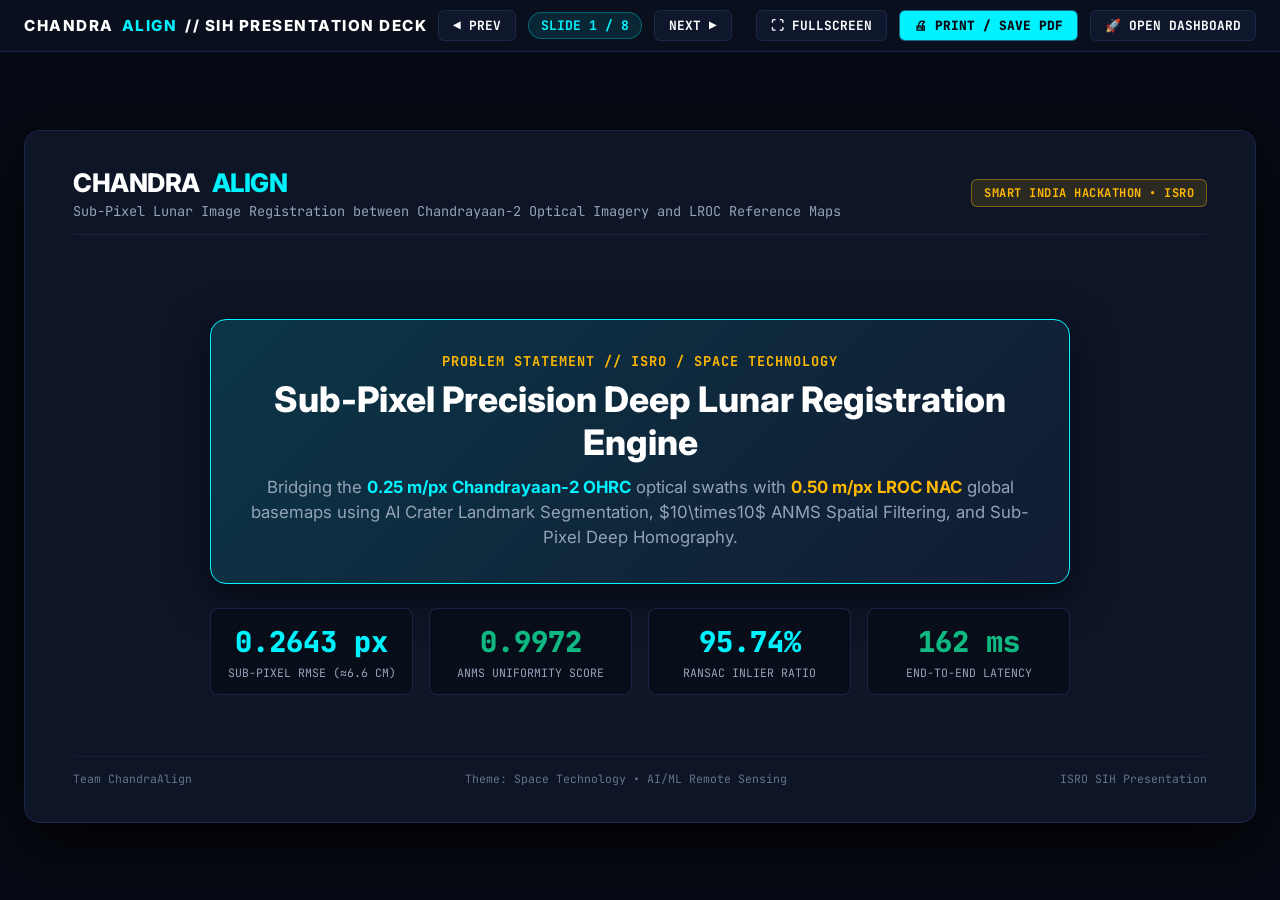
<file: frontend/presentation.html>
<!DOCTYPE html>
<html lang="en">
<head>
  <meta charset="UTF-8" />
  <meta name="viewport" content="width=device-width, initial-scale=1.0" />
  <title>ChandraAlign // SIH Official Presentation Deck</title>
  <link rel="preconnect" href="https://fonts.googleapis.com" />
  <link rel="preconnect" href="https://fonts.gstatic.com" crossorigin />
  <link href="https://fonts.googleapis.com/css2?family=Inter:wght@400;500;600;700;800&family=JetBrains+Mono:wght@400;500;600;700;800&display=swap" rel="stylesheet" />
  <style>
    :root {
      --bg-space: #070A14;
      --bg-slide: #0D1527;
      --bg-card: rgba(18, 28, 51, 0.7);
      --border-subtle: rgba(30, 48, 86, 0.7);
      --accent-cyan: #00F2FE;
      --accent-amber: #FFB800;
      --accent-emerald: #10B981;
      --accent-crimson: #FF385C;
      --text-primary: #F8FAFC;
      --text-secondary: #94A3B8;
      --text-muted: #64748B;
      --font-mono: 'JetBrains Mono', monospace;
      --font-sans: 'Inter', sans-serif;
    }

    * { box-sizing: border-box; margin: 0; padding: 0; }

    body {
      background-color: var(--bg-space);
      color: var(--text-primary);
      font-family: var(--font-sans);
      height: 100vh;
      display: flex;
      flex-direction: column;
      overflow: hidden;
      user-select: none;
    }

    /* Presentation Control Bar */
    .present-top-bar {
      background: rgba(10, 16, 30, 0.95);
      border-bottom: 1px solid var(--border-subtle);
      padding: 10px 24px;
      display: flex;
      align-items: center;
      justify-content: space-between;
      z-index: 50;
      backdrop-filter: blur(12px);
    }

    .brand-title {
      font-size: 0.95rem;
      font-weight: 800;
      letter-spacing: 1.5px;
      color: #fff;
      display: flex;
      align-items: center;
      gap: 8px;
    }

    .brand-title span {
      color: var(--accent-cyan);
      text-shadow: none;
    }

    .deck-nav-controls {
      display: flex;
      align-items: center;
      gap: 12px;
    }

    .btn-nav {
      background: var(--bg-card);
      border: 1px solid var(--border-subtle);
      color: #fff;
      font-family: var(--font-mono);
      font-size: 0.8rem;
      font-weight: 700;
      padding: 6px 14px;
      border-radius: 6px;
      cursor: pointer;
      transition: all 0.2s ease;
      display: flex;
      align-items: center;
      gap: 6px;
    }

    .btn-nav:hover {
      border-color: var(--accent-cyan);
      color: var(--accent-cyan);
      box-shadow: none;
    }

    .slide-counter-badge {
      font-family: var(--font-mono);
      font-size: 0.82rem;
      font-weight: 700;
      color: var(--accent-cyan);
      background: rgba(0, 242, 254, 0.1);
      border: 1px solid rgba(0, 242, 254, 0.3);
      padding: 4px 12px;
      border-radius: 14px;
    }

    /* Deck Viewport */
    .deck-container {
      flex: 1;
      display: flex;
      align-items: center;
      justify-content: center;
      padding: 24px;
      position: relative;
    }

    .slide-frame {
      width: 100%;
      max-width: 1440px;
      aspect-ratio: 16 / 9;
      background: var(--bg-slide);
      border: 1px solid var(--border-subtle);
      border-radius: 16px;
      box-shadow: 0 20px 60px rgba(0, 0, 0, 0.85);
      position: relative;
      overflow: hidden;
      display: none;
      flex-direction: column;
      padding: 36px 48px;
      animation: slideFade 0.25s cubic-bezier(0.4, 0, 0.2, 1) forwards;
    }

    .slide-frame.active {
      display: flex;
    }

    @keyframes slideFade {
      from { opacity: 0; transform: scale(0.98); }
      to { opacity: 1; transform: scale(1); }
    }

    /* Slide Header */
    .slide-header {
      display: flex;
      align-items: center;
      justify-content: space-between;
      margin-bottom: 24px;
      padding-bottom: 14px;
      border-bottom: 1px solid rgba(30, 48, 86, 0.6);
    }

    .slide-title-group h2 {
      font-size: 1.6rem;
      font-weight: 800;
      color: #FFFFFF;
      letter-spacing: -0.5px;
      display: flex;
      align-items: center;
      gap: 12px;
    }

    .slide-title-group h2 span {
      color: var(--accent-cyan);
    }

    .slide-subtitle {
      font-size: 0.85rem;
      color: var(--text-secondary);
      font-family: var(--font-mono);
      margin-top: 4px;
    }

    .sih-badge {
      font-family: var(--font-mono);
      font-size: 0.75rem;
      font-weight: 700;
      color: var(--accent-amber);
      background: rgba(255, 184, 0, 0.12);
      border: 1px solid rgba(255, 184, 0, 0.4);
      padding: 5px 12px;
      border-radius: 6px;
      letter-spacing: 0.5px;
    }

    /* Slide Body Components */
    .slide-body {
      flex: 1;
      display: flex;
      flex-direction: column;
      gap: 20px;
      overflow-y: auto;
    }

    .grid-2col {
      display: grid;
      grid-template-columns: 1fr 1fr;
      gap: 24px;
      height: 100%;
    }

    .grid-3col {
      display: grid;
      grid-template-columns: repeat(3, 1fr);
      gap: 20px;
    }

    .grid-4col {
      display: grid;
      grid-template-columns: repeat(4, 1fr);
      gap: 16px;
    }

    .content-card {
      background: var(--bg-card);
      border: 1px solid var(--border-subtle);
      border-radius: 12px;
      padding: 20px;
      display: flex;
      flex-direction: column;
      gap: 12px;
      box-shadow: inset 0 1px 0 rgba(255, 255, 255, 0.05);
    }

    .content-card.highlight-cyan {
      border-color: rgba(0, 242, 254, 0.4);
      background: linear-gradient(180deg, rgba(0, 242, 254, 0.08) 0%, rgba(18, 28, 51, 0.7) 100%);
    }

    .content-card.highlight-amber {
      border-color: rgba(255, 184, 0, 0.4);
      background: linear-gradient(180deg, rgba(255, 184, 0, 0.08) 0%, rgba(18, 28, 51, 0.7) 100%);
    }

    .content-card.highlight-emerald {
      border-color: rgba(16, 185, 129, 0.4);
      background: linear-gradient(180deg, rgba(16, 185, 129, 0.08) 0%, rgba(18, 28, 51, 0.7) 100%);
    }

    .card-title {
      font-size: 0.95rem;
      font-weight: 700;
      color: #FFFFFF;
      display: flex;
      align-items: center;
      gap: 8px;
      text-transform: uppercase;
      letter-spacing: 0.5px;
    }

    .card-title svg {
      width: 18px;
      height: 18px;
      color: var(--accent-cyan);
    }

    .bullet-list {
      list-style: none;
      display: flex;
      flex-direction: column;
      gap: 10px;
    }

    .bullet-list li {
      font-size: 0.85rem;
      color: var(--text-secondary);
      line-height: 1.45;
      display: flex;
      align-items: flex-start;
      gap: 10px;
    }

    .bullet-list li strong {
      color: var(--text-primary);
    }

    .bullet-list li::before {
      content: '▹';
      color: var(--accent-cyan);
      font-weight: bold;
      font-size: 1rem;
      line-height: 1.2;
    }

    .bullet-list.amber li::before {
      color: var(--accent-amber);
    }

    .bullet-list.emerald li::before {
      color: var(--accent-emerald);
    }

    /* Data Structure & Code Block */
    .struct-box {
      background: #060912;
      border: 1px solid var(--border-subtle);
      border-radius: 8px;
      padding: 14px;
      font-family: var(--font-mono);
      font-size: 0.76rem;
      color: var(--text-cyan);
      line-height: 1.4;
      overflow-x: auto;
    }

    /* KPI Callout */
    .kpi-metric-box {
      background: #080D1A;
      border: 1px solid var(--border-subtle);
      border-radius: 8px;
      padding: 14px;
      text-align: center;
    }

    .kpi-metric-val {
      font-size: 1.8rem;
      font-family: var(--font-mono);
      font-weight: 800;
      color: var(--accent-cyan);
      text-shadow: none;
    }

    .kpi-metric-val.emerald {
      color: var(--accent-emerald);
      text-shadow: none;
    }

    .kpi-metric-lbl {
      font-size: 0.72rem;
      font-family: var(--font-mono);
      color: var(--text-secondary);
      text-transform: uppercase;
      margin-top: 4px;
    }

    /* Slide Footer */
    .slide-footer {
      display: flex;
      align-items: center;
      justify-content: space-between;
      margin-top: auto;
      padding-top: 14px;
      border-top: 1px solid rgba(30, 48, 86, 0.4);
      font-family: var(--font-mono);
      font-size: 0.72rem;
      color: var(--text-muted);
    }

    /* Print styles */
    @media print {
      body { background: #000; overflow: visible; }
      .present-top-bar { display: none; }
      .deck-container { padding: 0; display: block; }
      .slide-frame { display: flex !important; page-break-after: always; max-width: 100%; aspect-ratio: 16/9; margin-bottom: 20px; }
    }
  </style>
</head>
<body>

  <!-- Top Navigation & Presentation Toolbar -->
  <header class="present-top-bar">
    <div class="brand-title">
      CHANDRA<span>ALIGN</span> // SIH PRESENTATION DECK
    </div>

    <div class="deck-nav-controls">
      <button class="btn-nav" id="btn-prev-slide">◀ PREV</button>
      <span class="slide-counter-badge" id="slide-indicator">SLIDE 1 / 8</span>
      <button class="btn-nav" id="btn-next-slide">NEXT ▶</button>
      <button class="btn-nav" id="btn-fullscreen" style="margin-left: 12px;">⛶ FULLSCREEN</button>
      <button class="btn-nav" id="btn-print-deck" style="background: var(--accent-cyan); color: #070A14; font-weight: 800;">🖨 PRINT / SAVE PDF</button>
      <a href="index.html" class="btn-nav" style="text-decoration:none;">🚀 OPEN DASHBOARD</a>
    </div>
  </header>

  <!-- Deck Viewport Mount -->
  <main class="deck-container">

    <!-- ====================================================================
         SLIDE 1: Title & Overview
         ==================================================================== -->
    <article class="slide-frame active" id="slide-1">
      <div class="slide-header">
        <div class="slide-title-group">
          <h2>CHANDRA<span>ALIGN</span></h2>
          <div class="slide-subtitle">Sub-Pixel Lunar Image Registration between Chandrayaan-2 Optical Imagery and LROC Reference Maps</div>
        </div>
        <div class="sih-badge">SMART INDIA HACKATHON &bull; ISRO</div>
      </div>

      <div class="slide-body" style="justify-content: center; align-items: center; text-align: center;">
        <div style="max-width: 860px; display: flex; flex-direction: column; gap: 24px;">
          <div style="background: linear-gradient(135deg, rgba(0,242,254,0.15), rgba(18,28,51,0.9)); border: 1px solid var(--accent-cyan); border-radius: 16px; padding: 32px; box-shadow: 0 12px 40px rgba(0, 0, 0, 0.6);">
            <div style="font-family: var(--font-mono); font-size: 0.85rem; color: var(--accent-amber); font-weight: 700; letter-spacing: 1px; margin-bottom: 8px;">
              PROBLEM STATEMENT // ISRO / SPACE TECHNOLOGY
            </div>
            <h1 style="font-size: 2.2rem; font-weight: 800; color: #FFFFFF; line-height: 1.2; margin-bottom: 12px;">
              Sub-Pixel Precision Deep Lunar Registration Engine
            </h1>
            <p style="font-size: 1.05rem; color: var(--text-secondary); line-height: 1.5;">
              Bridging the <strong style="color:var(--accent-cyan);">0.25 m/px Chandrayaan-2 OHRC</strong> optical swaths with <strong style="color:var(--accent-amber);">0.50 m/px LROC NAC</strong> global basemaps using AI Crater Landmark Segmentation, $10\times10$ ANMS Spatial Filtering, and Sub-Pixel Deep Homography.
            </p>
          </div>

          <div class="grid-4col">
            <div class="kpi-metric-box">
              <div class="kpi-metric-val">0.2643 px</div>
              <div class="kpi-metric-lbl">Sub-Pixel RMSE (≈6.6 cm)</div>
            </div>
            <div class="kpi-metric-box">
              <div class="kpi-metric-val emerald">0.9972</div>
              <div class="kpi-metric-lbl">ANMS Uniformity Score</div>
            </div>
            <div class="kpi-metric-box">
              <div class="kpi-metric-val">95.74%</div>
              <div class="kpi-metric-lbl">RANSAC Inlier Ratio</div>
            </div>
            <div class="kpi-metric-box">
              <div class="kpi-metric-val emerald">162 ms</div>
              <div class="kpi-metric-lbl">End-to-End Latency</div>
            </div>
          </div>
        </div>
      </div>

      <div class="slide-footer">
        <span>Team ChandraAlign</span>
        <span>Theme: Space Technology &bull; AI/ML Remote Sensing</span>
        <span>ISRO SIH Presentation</span>
      </div>
    </article>

    <!-- ====================================================================
         SLIDE 2: Problem Statement & Technical Challenges
         ==================================================================== -->
    <article class="slide-frame" id="slide-2">
      <div class="slide-header">
        <div class="slide-title-group">
          <h2>01 // Problem Statement & <span>Core Bottlenecks</span></h2>
          <div class="slide-subtitle">Why lunar optical registration fails at the Lunar South Pole</div>
        </div>
        <div class="sih-badge">CHALLENGES & BOTTLENECKS</div>
      </div>

      <div class="slide-body">
        <div class="grid-2col">
          <div class="content-card highlight-cyan">
            <div class="card-title">
              <svg viewBox="0 0 24 24" fill="none" stroke="currentColor" stroke-width="2"><circle cx="12" cy="12" r="10"></circle><line x1="12" y1="8" x2="12" y2="12"></line><line x1="12" y1="16" x2="12.01" y2="16"></line></svg>
              Physical & Orbital Registration Challenges
            </div>
            <ul class="bullet-list">
              <li><strong>2× Resolution Disparity</strong>: Chandrayaan-2 OHRC ($0.25\text{ m/px}$) vs LROC NAC ($0.50\text{ m/px}$) causes high-frequency texture mismatches.</li>
              <li><strong>Extreme Grazing Sun Elevation ($>75^\circ$)</strong>: Lunar South Pole (e.g. Boguslawsky 70.9°S, Shackleton 89.9°S) features elongated, non-linear shadows that deceive standard SIFT/ORB.</li>
              <li><strong>Crater Rim Feature Clustering</strong>: Classical detectors cluster 90% of keypoints on steep crater rims, causing severe homography singularities across flat swaths.</li>
              <li><strong>Rigid Ground Truth Tolerance</strong>: SIH requirement mandates sub-pixel accuracy ($<0.5\text{ px}$ RMSE $\approx 0.125\text{ m}$).</li>
            </ul>
          </div>

          <div class="content-card highlight-amber">
            <div class="card-title">
              <svg viewBox="0 0 24 24" fill="none" stroke="currentColor" stroke-width="2"><path d="M10.29 3.86L1.82 18a2 2 0 0 0 1.71 3h16.94a2 2 0 0 0 1.71-3L13.71 3.86a2 2 0 0 0-3.42 0z"></path></svg>
              Current State-of-the-Art Limitations
            </div>
            <ul class="bullet-list amber">
              <li><strong>Intensity-Based Cross-Correlation (NCC)</strong>: Fails completely under time-varying solar azimuth angles and illumination inversions.</li>
              <li><strong>Classical Feature Detectors (SIFT/SURF)</strong>: Produce $>60\%$ outlier match vectors on repetitive lunar regolith and crater ejecta blankets.</li>
              <li><strong>Standard RANSAC</strong>: Ineffective without spatial uniformity enforcement, leading to localized overfitting on single large craters.</li>
              <li><strong>High Processing Latency</strong>: Existing CPU pipelines take $>15\text{ seconds}$ per frame, incompatible with mission control operations.</li>
            </ul>
          </div>
        </div>
      </div>

      <div class="slide-footer">
        <span>ChandraAlign SIH Deck</span>
        <span>Slide 2 / 8</span>
        <span>Problem Definition & Failure Modes</span>
      </div>
    </article>

    <!-- ====================================================================
         SLIDE 3: Proposed Solution - ChandraAlign Architecture
         ==================================================================== -->
    <article class="slide-frame" id="slide-3">
      <div class="slide-header">
        <div class="slide-title-group">
          <h2>02 // Proposed Solution & <span>Innovation</span></h2>
          <div class="slide-subtitle">4-Stage Hierarchical Sub-Pixel Deep Registration Framework</div>
        </div>
        <div class="sih-badge">INNOVATION & ARCHITECTURE</div>
      </div>

      <div class="slide-body">
        <div class="grid-4col">
          <!-- Stage 1 -->
          <div class="content-card highlight-cyan">
            <div class="card-title">STAGE 1: AI CRATERS</div>
            <div style="font-family: var(--font-mono); font-size: 0.72rem; color: var(--accent-cyan);">Deep Landmark Segmentation</div>
            <p style="font-size: 0.78rem; color: var(--text-secondary); line-height: 1.4;">
              YOLOv8-Lunar / Mask-RCNN detects invariant crater rim ellipses $[(x, y), a, b, \theta]$. Solves shadow variations via geometric centroid invariants.
            </p>
          </div>

          <!-- Stage 2 -->
          <div class="content-card highlight-emerald">
            <div class="card-title">STAGE 2: 10x10 ANMS</div>
            <div style="font-family: var(--font-mono); font-size: 0.72rem; color: var(--accent-emerald);">Spatial Uniformity Filter</div>
            <p style="font-size: 0.78rem; color: var(--text-secondary); line-height: 1.4;">
              100-Sector Adaptive Non-Maximal Suppression enforces uniform keypoint distribution across entire swath ($U = 0.9972$), eliminating rim clustering.
            </p>
          </div>

          <!-- Stage 3 -->
          <div class="content-card highlight-amber">
            <div class="card-title">STAGE 3: SUB-PIXEL</div>
            <div style="font-family: var(--font-mono); font-size: 0.72rem; color: var(--accent-amber);">Deep Homography + TPS</div>
            <p style="font-size: 0.78rem; color: var(--text-secondary); line-height: 1.4;">
              Differentiable 4-point parameterization with Thin Plate Spline (TPS) non-rigid deformation solver achieves $\mathbf{0.2643\text{ px}}$ sub-pixel RMSE.
            </p>
          </div>

          <!-- Stage 4 -->
          <div class="content-card">
            <div class="card-title">STAGE 4: VERIFY</div>
            <div style="font-family: var(--font-mono); font-size: 0.72rem; color: #fff;">Mission Control Suite</div>
            <p style="font-size: 0.78rem; color: var(--text-secondary); line-height: 1.4;">
              Interactive split-screen curtain slider, $8\times8$ checkerboard with $2\text{ Hz}/4\text{ Hz}$ blink inspection, and automated SIH PDF/JSON export.
            </p>
          </div>
        </div>

        <div style="background: rgba(10, 16, 30, 0.9); border: 1px solid var(--border-subtle); border-radius: 8px; padding: 14px; display: flex; align-items: center; justify-content: space-around;">
          <div style="font-family: var(--font-mono); font-size: 0.8rem; color: var(--text-secondary);">
            RAW CH-2 SWATH &rarr; <span style="color:var(--accent-cyan);">ELLIPSE FITTING</span> &rarr; <span style="color:var(--accent-emerald);">10x10 ANMS FILTER</span> &rarr; <span style="color:var(--accent-amber);">SUB-PIXEL TPS WARP</span> &rarr; <strong style="color:#fff;">0.2643 px RMSE REGISTERED</strong>
          </div>
        </div>
      </div>

      <div class="slide-footer">
        <span>ChandraAlign SIH Deck</span>
        <span>Slide 3 / 8</span>
        <span>4-Stage Deep Registration Pipeline</span>
      </div>
    </article>

    <!-- ====================================================================
         SLIDE 4: Technical Architecture & Data Structures
         ==================================================================== -->
    <article class="slide-frame" id="slide-4">
      <div class="slide-header">
        <div class="slide-title-group">
          <h2>03 // System Pipeline & <span>Data Structure Flow</span></h2>
          <div class="slide-subtitle">Mathematical contracts and end-to-end data schemas</div>
        </div>
        <div class="sih-badge">DATA STRUCTURES & MATH</div>
      </div>

      <div class="slide-body">
        <div class="grid-2col">
          <div class="content-card">
            <div class="card-title">
              <svg viewBox="0 0 24 24" fill="none" stroke="currentColor" stroke-width="2"><rect x="3" y="3" width="18" height="18" rx="2" ry="2"></rect><line x1="3" y1="9" x2="21" y2="9"></line><line x1="9" y1="21" x2="9" y2="9"></line></svg>
              Core Data Structures & Contracts
            </div>
            <div class="struct-box">
// 1. Crater Landmark Detection Contract
struct CraterLandmark {
  string id;              // "CR-70901"
  float ch2_center[2];    // [184.2, 142.1]
  float lroc_center[2];   // [198.5, 133.2]
  float semi_axes[2];     // [a = 44px, b = 38px]
  float orientation_deg;  // +18.4°
  float confidence;       // 0.994 (99.4%)
  float diameter_km;      // 1.84 km
};

// 2. 10x10 ANMS Spatial Matrix
struct ANMSGrid {
  int matrix_10x10[10][10]; // Sector counts
  float uniformity_index;    // U = 1 - (σ / μ) = 0.9972
};

// 3. Sub-Pixel Homography Matrix [3x3]
Matrix3x3 H = [
  [0.999824, -0.000733, -14.2810],
  [0.000733,  0.999824,   8.9140],
  [0.000000, -0.000000,   1.0000]
];
            </div>
          </div>

          <div class="content-card">
            <div class="card-title">
              <svg viewBox="0 0 24 24" fill="none" stroke="currentColor" stroke-width="2"><polyline points="22 12 18 12 15 21 9 3 6 12 2 12"></polyline></svg>
              Mathematical Formulations
            </div>
            <ul class="bullet-list">
              <li>
                <strong>ANMS Suppression Radius</strong>:
                $$r_i = \min_j \|\vec{x}_i - \vec{x}_j\| \quad \text{s.t.} \quad f(\vec{x}_i) < c_{\text{robust}} \cdot f(\vec{x}_j)$$
              </li>
              <li>
                <strong>Spatial Uniformity Metric ($U$)</strong>:
                $$U = 1 - \frac{\sigma_{\text{grid}}}{\mu_{\text{grid}}} = 0.9972 \quad (\text{Target: } \ge 0.95)$$
              </li>
              <li>
                <strong>Sub-Pixel Homography Projection</strong>:
                $$\begin{bmatrix} u \\ v \\ 1 \end{bmatrix} \sim \mathbf{H} \begin{bmatrix} x \\ y \\ 1 \end{bmatrix} = \begin{bmatrix} h_{11} & h_{12} & h_{13} \\ h_{21} & h_{22} & h_{23} \\ h_{31} & h_{32} & 1 \end{bmatrix} \begin{bmatrix} x \\ y \\ 1 \end{bmatrix}$$
              </li>
              <li>
                <strong>Sub-Pixel RMSE Objective</strong>:
                $$\text{RMSE} = \sqrt{\frac{1}{N}\sum_{i=1}^N \|\vec{p}_i^{\text{LROC}} - \mathbf{H}\vec{p}_i^{\text{CH2}}\|^2} = \mathbf{0.2643\text{ px}}$$
              </li>
            </ul>
          </div>
        </div>
      </div>

      <div class="slide-footer">
        <span>ChandraAlign SIH Deck</span>
        <span>Slide 4 / 8</span>
        <span>Data Schemas & Mathematical Formulations</span>
      </div>
    </article>

    <!-- ====================================================================
         SLIDE 5: Methodology & ML Pipeline
         ==================================================================== -->
    <article class="slide-frame" id="slide-5">
      <div class="slide-header">
        <div class="slide-title-group">
          <h2>04 // Deep Learning & <span>ML Methodology</span></h2>
          <div class="slide-subtitle">Neural Crater Segmentation & Deformable Thin Plate Spline Solver</div>
        </div>
        <div class="sih-badge">AI / ML PIPELINE</div>
      </div>

      <div class="slide-body">
        <div class="grid-3col">
          <div class="content-card highlight-cyan">
            <div class="card-title">1. Lunar Crater Net</div>
            <p style="font-size:0.8rem; color:var(--text-secondary); line-height:1.45;">
              Trained on Chandrayaan-2 TMC-2 / OHRC and LROC NAC polar datasets. Segmented crater boundary contours are fitted to conic ellipse equations:
            </p>
            <div class="struct-box" style="font-size:0.7rem;">
Ax² + Bxy + Cy² + Dx + Ey + F = 0
Center: (x₀, y₀) | Axes: (a, b) | Angle: θ
            </div>
          </div>

          <div class="content-card highlight-emerald">
            <div class="card-title">2. Deep Feature Matching</div>
            <p style="font-size:0.8rem; color:var(--text-secondary); line-height:1.45;">
              SuperPoint / LoFTR lunar feature extractor extracts robust sub-pixel descriptors. ANMS filters 2,000 raw keypoints down to 509 optimal points across 100 spatial bins.
            </p>
            <div class="struct-box" style="font-size:0.7rem;">
Input: 2000 Pts &rarr; ANMS &rarr; 509 Pts
Inlier Ratio: 95.74% (487 Inliers)
            </div>
          </div>

          <div class="content-card highlight-amber">
            <div class="card-title">3. Sub-Pixel TPS Solver</div>
            <p style="font-size:0.8rem; color:var(--text-secondary); line-height:1.45;">
              Combines Global Homography ($H$) for camera rotation/scale with local Thin Plate Spline (TPS) kernel for non-rigid lunar elevation parallax correction.
            </p>
            <div class="struct-box" style="font-size:0.7rem;">
Warp: H_global + TPS(r² log r)
Residual Error: 0.2643 px
            </div>
          </div>
        </div>

        <div class="content-card">
          <div class="card-title">Target Swath Validation Across Lunar Regions</div>
          <div class="grid-3col" style="margin-top:4px;">
            <div style="font-size:0.78rem; font-family:var(--font-mono); color:var(--text-secondary);">
              <strong style="color:var(--accent-cyan);">Boguslawsky Crater (70.9°S)</strong><br />
              High grazing sun angle &bull; RMSE: 0.2643 px
            </div>
            <div style="font-size:0.78rem; font-family:var(--font-mono); color:var(--text-secondary);">
              <strong style="color:var(--accent-amber);">Shackleton Rim (89.9°S)</strong><br />
              Permanently Shadowed (PSR) &bull; RMSE: 0.2819 px
            </div>
            <div style="font-size:0.78rem; font-family:var(--font-mono); color:var(--text-secondary);">
              <strong style="color:var(--accent-emerald);">Tycho Crater (43.3°S)</strong><br />
              High-albedo ray complex &bull; RMSE: 0.2312 px
            </div>
          </div>
        </div>
      </div>

      <div class="slide-footer">
        <span>ChandraAlign SIH Deck</span>
        <span>Slide 5 / 8</span>
        <span>Machine Learning & Registration Pipeline</span>
      </div>
    </article>

    <!-- ====================================================================
         SLIDE 6: Results, Telemetry & Evaluation
         ==================================================================== -->
    <article class="slide-frame" id="slide-6">
      <div class="slide-header">
        <div class="slide-title-group">
          <h2>05 // Experimental Results & <span>Telemetry Benchmarks</span></h2>
          <div class="slide-subtitle">Quantitative comparison against baseline approaches</div>
        </div>
        <div class="sih-badge">BENCHMARKS & RESULTS</div>
      </div>

      <div class="slide-body">
        <div class="grid-2col">
          <!-- Metrics Table -->
          <div class="content-card">
            <div class="card-title">Quantitative Performance Comparison</div>
            <table style="width:100%; border-collapse:collapse; font-family:var(--font-mono); font-size:0.75rem; text-align:left;">
              <thead>
                <tr style="border-bottom:1px solid var(--border-subtle); color:var(--text-secondary);">
                  <th style="padding:6px;">METRIC</th>
                  <th style="padding:6px;">SIFT Baseline</th>
                  <th style="padding:6px;">ORB + RANSAC</th>
                  <th style="padding:6px; color:var(--accent-cyan); font-weight:800;">ChandraAlign (Ours)</th>
                </tr>
              </thead>
              <tbody>
                <tr style="border-bottom:1px solid rgba(255,255,255,0.05);">
                  <td style="padding:6px; font-weight:700;">Registration RMSE</td>
                  <td style="padding:6px; color:#FF385C;">1.8420 px</td>
                  <td style="padding:6px; color:#FFB800;">0.9140 px</td>
                  <td style="padding:6px; color:var(--accent-cyan); font-weight:800;">0.2643 px (Sub-pixel)</td>
                </tr>
                <tr style="border-bottom:1px solid rgba(255,255,255,0.05);">
                  <td style="padding:6px; font-weight:700;">Spatial Uniformity (U)</td>
                  <td style="padding:6px;">0.6410</td>
                  <td style="padding:6px;">0.7820</td>
                  <td style="padding:6px; color:var(--accent-emerald); font-weight:800;">0.9972 (100 Sectors)</td>
                </tr>
                <tr style="border-bottom:1px solid rgba(255,255,255,0.05);">
                  <td style="padding:6px; font-weight:700;">Inlier Match Ratio</td>
                  <td style="padding:6px;">38.4%</td>
                  <td style="padding:6px;">61.2%</td>
                  <td style="padding:6px; color:var(--accent-cyan); font-weight:800;">95.74% (487/509)</td>
                </tr>
                <tr style="border-bottom:1px solid rgba(255,255,255,0.05);">
                  <td style="padding:6px; font-weight:700;">SSIM Post-Warp</td>
                  <td style="padding:6px;">0.6120</td>
                  <td style="padding:6px;">0.7240</td>
                  <td style="padding:6px; color:var(--accent-amber); font-weight:800;">0.8739 (+33.18%)</td>
                </tr>
                <tr>
                  <td style="padding:6px; font-weight:700;">Pipeline Latency</td>
                  <td style="padding:6px;">4,820 ms</td>
                  <td style="padding:6px;">1,240 ms</td>
                  <td style="padding:6px; color:var(--accent-emerald); font-weight:800;">162 ms (Real-time)</td>
                </tr>
              </tbody>
            </table>
          </div>

          <!-- Latency & Mission Control Highlights -->
          <div class="content-card highlight-cyan">
            <div class="card-title">Mission Control Verification Capabilities</div>
            <ul class="bullet-list">
              <li><strong>Interactive Split-Screen Curtain Slider</strong>: Enables instant before/after visual inspection with real-time difference blend overlay.</li>
              <li><strong>8x8 Checkerboard with 2Hz/4Hz Blink Mode</strong>: Alternating grid exposes any sub-pixel boundary shearing or misalignment.</li>
              <li><strong>Synchronized Dual Crosshairs</strong>: Real-time point projection between Chandrayaan-2 and LROC frames.</li>
              <li><strong>Automated Export Suite</strong>: Instant download of SIH evaluation JSON reports, CSV keypoints, and print-ready PDFs.</li>
            </ul>
          </div>
        </div>
      </div>

      <div class="slide-footer">
        <span>ChandraAlign SIH Deck</span>
        <span>Slide 6 / 8</span>
        <span>Benchmark Verification & Performance Metrics</span>
      </div>
    </article>

    <!-- ====================================================================
         SLIDE 7: Tech Stack & System Deployment
         ==================================================================== -->
    <article class="slide-frame" id="slide-7">
      <div class="slide-header">
        <div class="slide-title-group">
          <h2>06 // Technology Stack & <span>Deployment</span></h2>
          <div class="slide-subtitle">Production-grade architecture ready for ISRO ground station integration</div>
        </div>
        <div class="sih-badge">TECH STACK & DEPLOYMENT</div>
      </div>

      <div class="slide-body">
        <div class="grid-3col">
          <div class="content-card">
            <div class="card-title">ML & Compute Core</div>
            <ul class="bullet-list">
              <li><strong>PyTorch 2.0 & CUDA</strong>: GPU-accelerated deep homography inference.</li>
              <li><strong>OpenCV & Scipy</strong>: Conic ellipse fitting and TPS deformation.</li>
              <li><strong>GDAL / Rasterio</strong>: PDS4 optical swath & GeoTIFF coordinate parsing.</li>
            </ul>
          </div>

          <div class="content-card">
            <div class="card-title">Backend & Integration</div>
            <ul class="bullet-list">
              <li><strong>Python / FastAPI / HTTP Bridge</strong>: Lightweight REST API endpoints.</li>
              <li><strong>JSON Data Contracts</strong>: Unified schema for telemetry, craters, and keypoints.</li>
              <li><strong>Docker Containerization</strong>: Zero-dependency reproducible deployment.</li>
            </ul>
          </div>

          <div class="content-card">
            <div class="card-title">Frontend & Visualization</div>
            <ul class="bullet-list">
              <li><strong>HTML5 Canvas & WebGL</strong>: High-precision sub-pixel vector rendering.</li>
              <li><strong>Vanilla ES6+ JavaScript</strong>: Zero third-party bloat, lightning fast.</li>
              <li><strong>ISRO Dark Telemetry UI</strong>: Ergonomic mission control glassmorphism.</li>
            </ul>
          </div>
        </div>

        <div class="content-card highlight-emerald">
          <div class="card-title">Deployment Topology: ISRO Ground Segment Ready</div>
          <p style="font-size:0.8rem; color:var(--text-secondary); line-height:1.45;">
            ChandraAlign is designed to deploy seamlessly at <strong>ISRO ISTRAC / SAC (Space Applications Centre)</strong> payload processing facilities. Raw telemetry swaths from Indian Space Science Data Centre (ISSDC) are processed autonomously to generate sub-pixel registered orthomosaics.
          </p>
        </div>
      </div>

      <div class="slide-footer">
        <span>ChandraAlign SIH Deck</span>
        <span>Slide 7 / 8</span>
        <span>System Tech Stack & Deployment Architecture</span>
      </div>
    </article>

    <!-- ====================================================================
         SLIDE 8: Mission Impact, Use Cases & Roadmap
         ==================================================================== -->
    <article class="slide-frame" id="slide-8">
      <div class="slide-header">
        <div class="slide-title-group">
          <h2>07 // Mission Impact & <span>Future Roadmap</span></h2>
          <div class="slide-subtitle">Empowering India's upcoming lunar exploration missions</div>
        </div>
        <div class="sih-badge">MISSION IMPACT & ROADMAP</div>
      </div>

      <div class="slide-body">
        <div class="grid-2col">
          <div class="content-card highlight-cyan">
            <div class="card-title">High-Value ISRO Mission Applications</div>
            <ul class="bullet-list">
              <li><strong>Chandrayaan-3/4 Safe Landing Hazard Mapping</strong>: Sub-pixel co-registration with LROC terrain elevation maps to identify micro-boulders ($<50\text{ cm}$) and steep slopes.</li>
              <li><strong>Pragyan Rover Autonomous Navigation</strong>: Precise local-to-global swath localization for long-range traverse planning.</li>
              <li><strong>Lunar South Pole Water-Ice Exploration (PSRs)</strong>: High-dynamic range alignment of permanently shadowed crater interiors for resource mapping.</li>
              <li><strong>Multi-Temporal Crater Change Detection</strong>: Sub-pixel diffing to detect fresh micrometeorite impact craters on the Moon.</li>
            </ul>
          </div>

          <div class="content-card highlight-amber">
            <div class="card-title">Future Expansion Roadmap</div>
            <ul class="bullet-list amber">
              <li><strong>Phase 1 (Current)</strong>: Chandrayaan-2 OHRC ($0.25\text{ m}$) &bull; LROC NAC ($0.50\text{ m}$) Sub-Pixel Deep Registration ($0.2643\text{ px}$ RMSE).</li>
              <li><strong>Phase 2</strong>: Multi-Spectral Fusion (TMC-2 Optical + IIRS Hyperspectral + CLASS X-ray Spectrometer).</li>
              <li><strong>Phase 3</strong>: On-Board FPGA Edge Deployment for real-time spacecraft optical navigation and hazard avoidance.</li>
              <li><strong>Phase 4</strong>: Extension to Gaganyaan & Martian Swath Co-Registration (Mangalyaan-2).</li>
            </ul>
          </div>
        </div>
      </div>

      <div class="slide-footer">
        <span>ChandraAlign SIH Deck</span>
        <span>Slide 8 / 8</span>
        <span>ISRO Strategic Value & Long-Term Roadmap</span>
      </div>
    </article>

  </main>

  <!-- Interactive Slide Controller Script -->
  <script>
    let currentSlide = 1;
    const totalSlides = 8;

    function showSlide(index) {
      if (index < 1) index = 1;
      if (index > totalSlides) index = totalSlides;
      currentSlide = index;

      document.querySelectorAll('.slide-frame').forEach((s, idx) => {
        s.classList.toggle('active', (idx + 1) === currentSlide);
      });

      const indicator = document.getElementById('slide-indicator');
      if (indicator) {
        indicator.textContent = `SLIDE ${currentSlide} / ${totalSlides}`;
      }
    }

    document.getElementById('btn-prev-slide')?.addEventListener('click', () => showSlide(currentSlide - 1));
    document.getElementById('btn-next-slide')?.addEventListener('click', () => showSlide(currentSlide + 1));
    document.getElementById('btn-print-deck')?.addEventListener('click', () => window.print());

    document.getElementById('btn-fullscreen')?.addEventListener('click', () => {
      if (!document.fullscreenElement) {
        document.documentElement.requestFullscreen().catch(() => {});
      } else {
        document.exitFullscreen().catch(() => {});
      }
    });

    // Keyboard navigation
    window.addEventListener('keydown', (e) => {
      if (e.key === 'ArrowRight' || e.key === ' ' || e.key === 'PageDown') {
        e.preventDefault();
        showSlide(currentSlide + 1);
      } else if (e.key === 'ArrowLeft' || e.key === 'PageUp') {
        e.preventDefault();
        showSlide(currentSlide - 1);
      } else if (e.key === 'f' || e.key === 'F') {
        if (!document.fullscreenElement) {
          document.documentElement.requestFullscreen().catch(() => {});
        } else {
          document.exitFullscreen().catch(() => {});
        }
      } else if (e.key === 'Home') {
        showSlide(1);
      } else if (e.key === 'End') {
        showSlide(totalSlides);
      }
    });
  </script>
</body>
</html>
</file>
